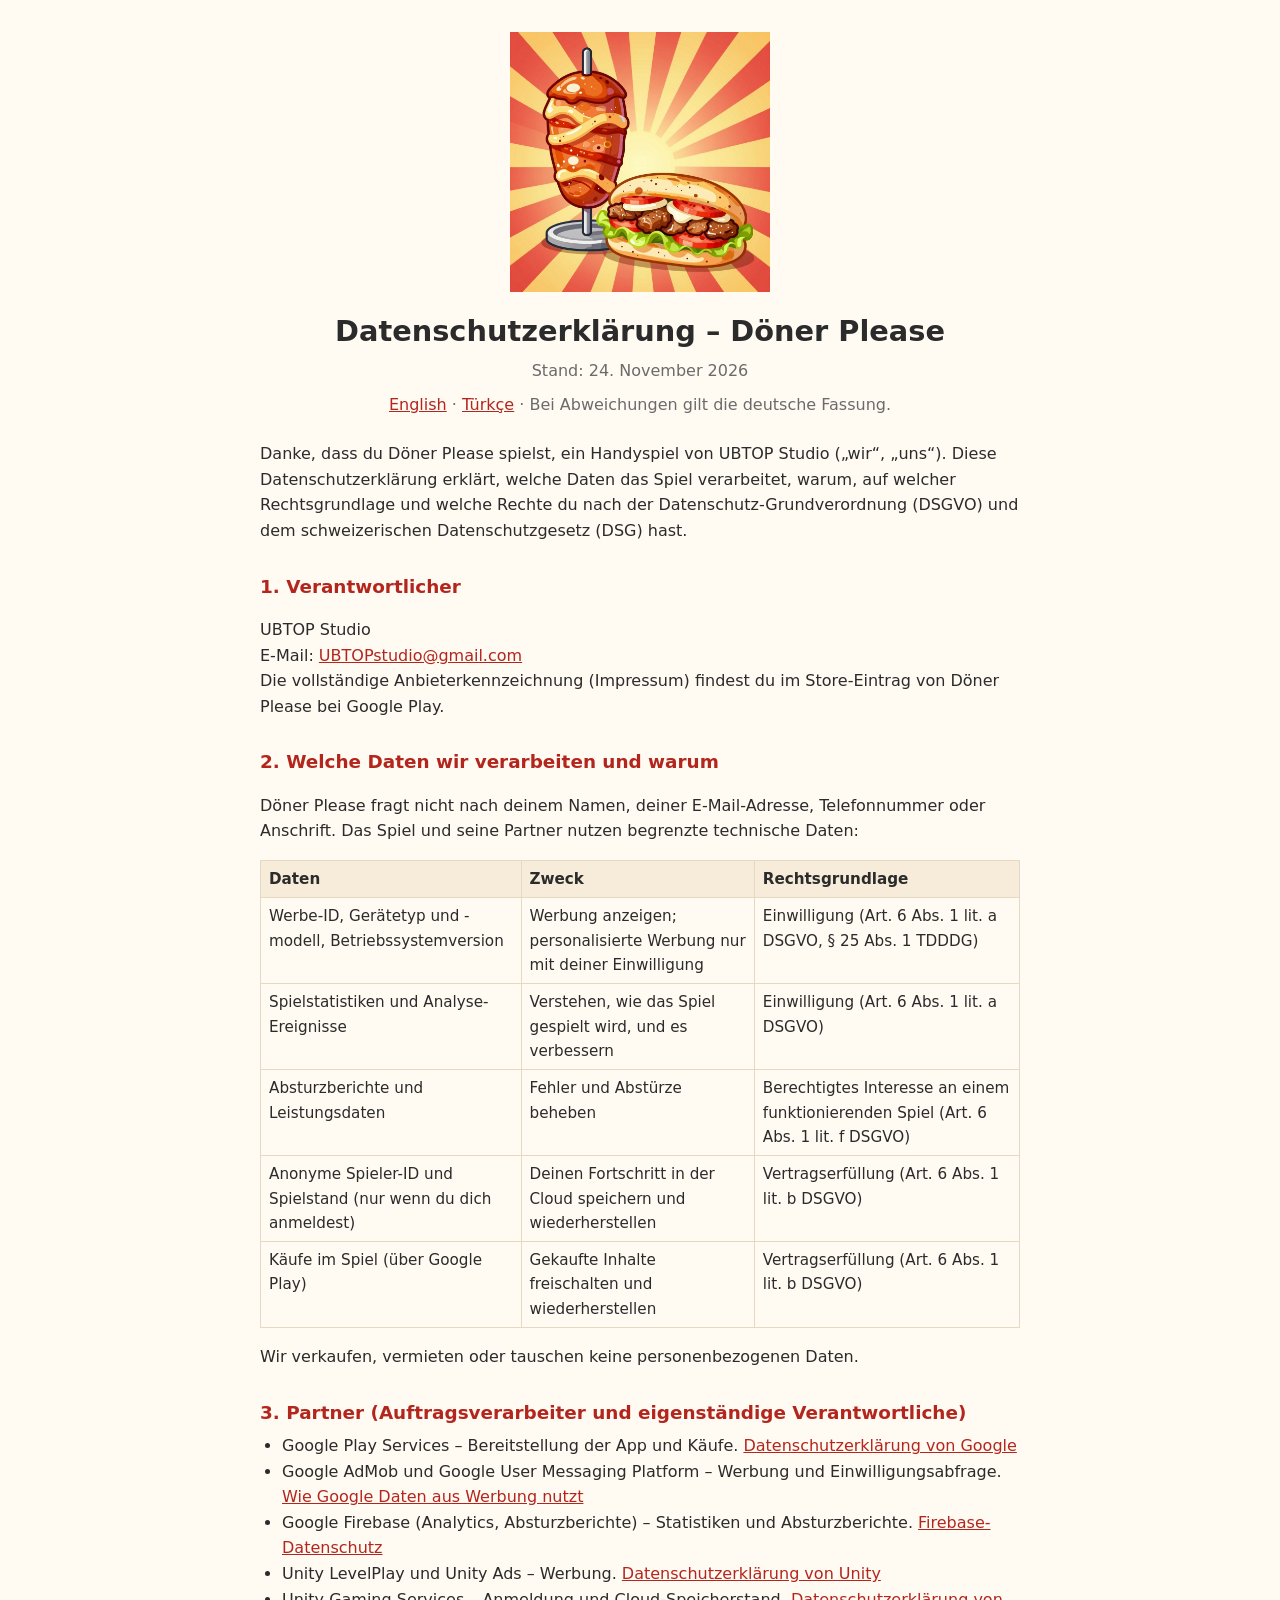
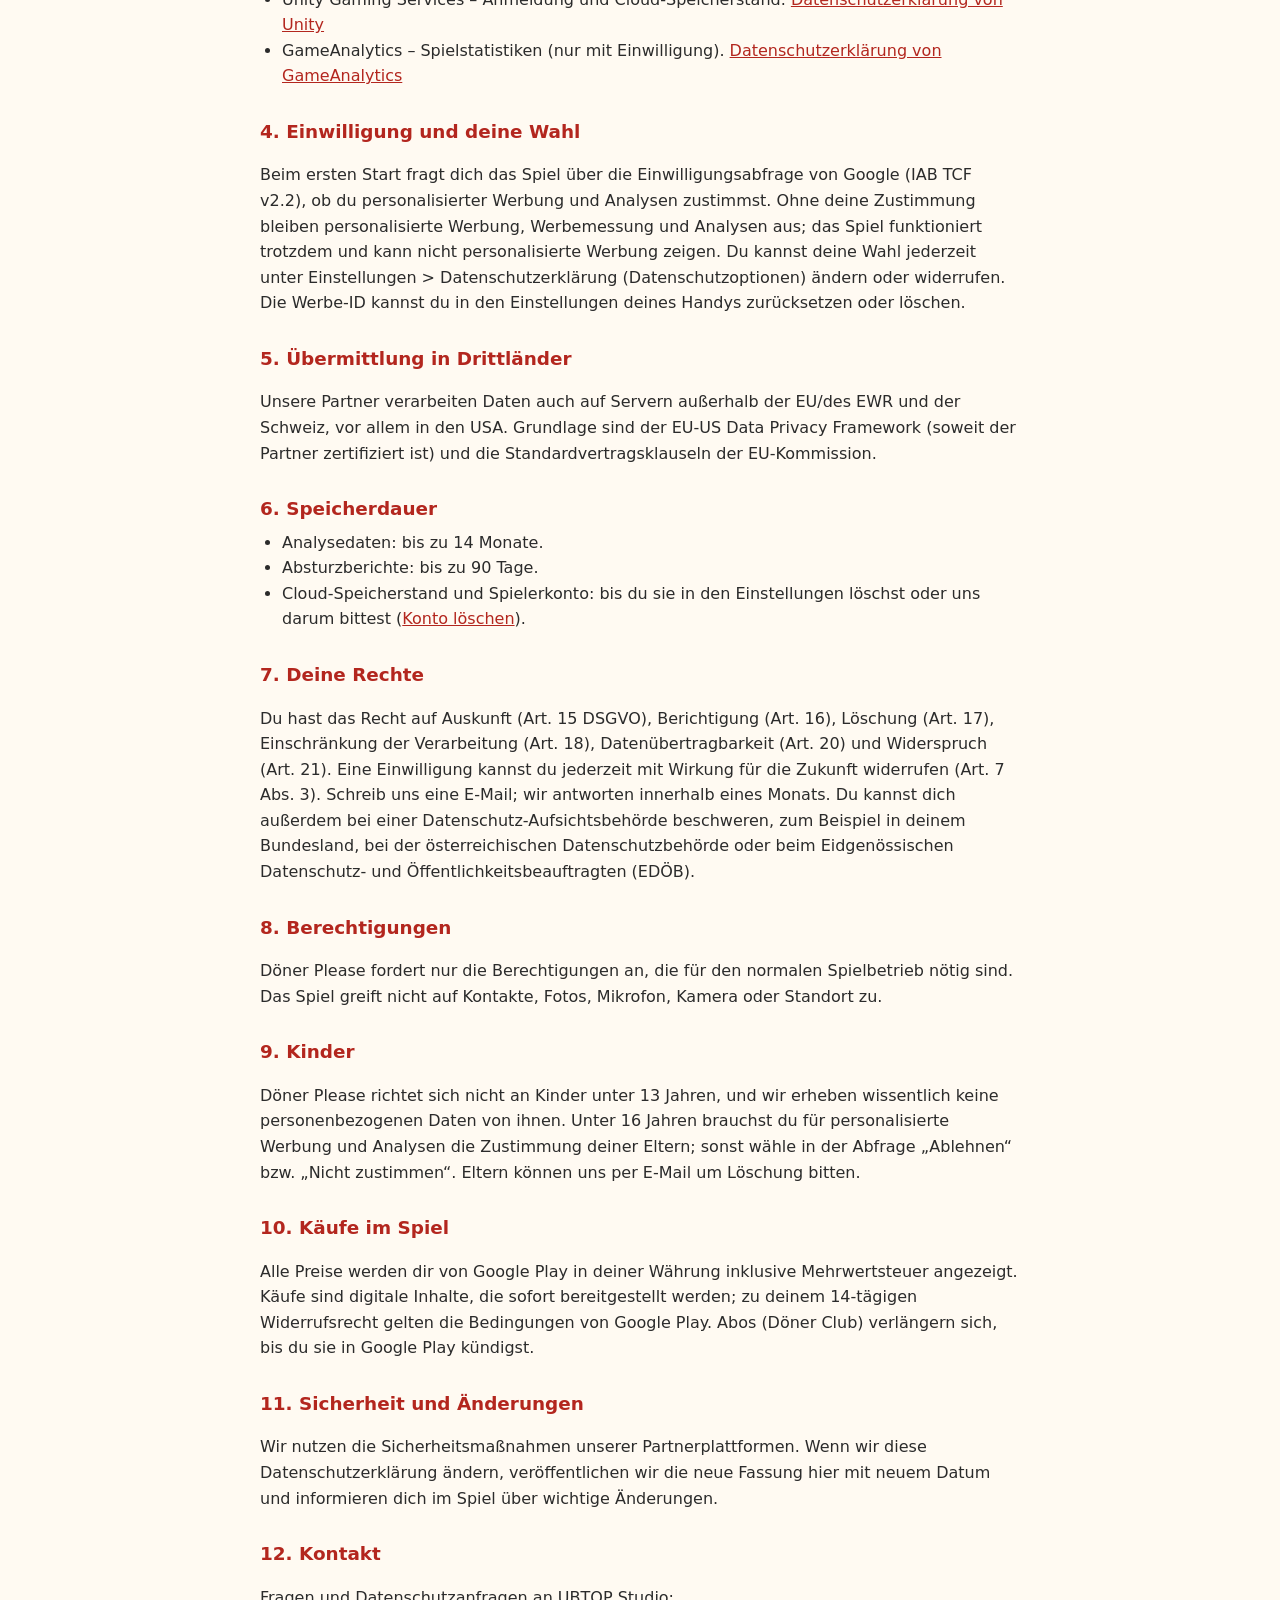
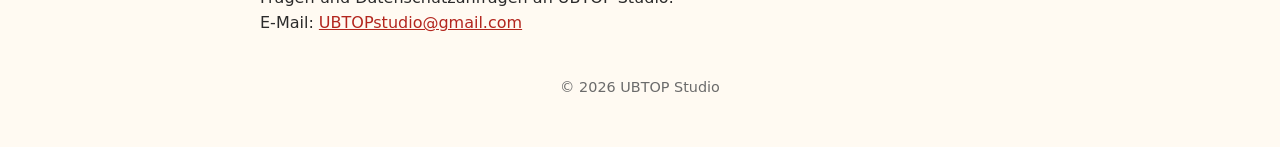
<file: index.html>
<!doctype html>
<html lang="de">
<head>
<meta charset="utf-8">
<meta name="viewport" content="width=device-width, initial-scale=1">
<title>Datenschutzerklärung – Döner Please</title>
<link rel="stylesheet" href="style.css">
</head>
<body>
<main>
<img class="logo" src="logo.png" alt="Döner Please Logo">
<h1>Datenschutzerklärung – Döner Please</h1>
<p class="updated">Stand: 24. November 2026</p>
<p class="lang"><a href="en/">English</a> · <a href="tr/">Türkçe</a> · Bei Abweichungen gilt die deutsche Fassung.</p>

<p>Danke, dass du Döner Please spielst, ein Handyspiel von UBTOP Studio („wir“, „uns“). Diese Datenschutzerklärung erklärt, welche Daten das Spiel verarbeitet, warum, auf welcher Rechtsgrundlage und welche Rechte du nach der Datenschutz-Grundverordnung (DSGVO) und dem schweizerischen Datenschutzgesetz (DSG) hast.</p>

<h2>1. Verantwortlicher</h2>
<p>UBTOP Studio<br>E-Mail: <a href="mailto:UBTOPstudio@gmail.com">UBTOPstudio@gmail.com</a><br>Die vollständige Anbieterkennzeichnung (Impressum) findest du im Store-Eintrag von Döner Please bei Google Play.</p>

<h2>2. Welche Daten wir verarbeiten und warum</h2>
<p>Döner Please fragt nicht nach deinem Namen, deiner E-Mail-Adresse, Telefonnummer oder Anschrift. Das Spiel und seine Partner nutzen begrenzte technische Daten:</p>
<table>
  <tr><th>Daten</th><th>Zweck</th><th>Rechtsgrundlage</th></tr>
  <tr><td>Werbe-ID, Gerätetyp und -modell, Betriebssystemversion</td><td>Werbung anzeigen; personalisierte Werbung nur mit deiner Einwilligung</td><td>Einwilligung (Art. 6 Abs. 1 lit. a DSGVO, § 25 Abs. 1 TDDDG)</td></tr>
  <tr><td>Spielstatistiken und Analyse-Ereignisse</td><td>Verstehen, wie das Spiel gespielt wird, und es verbessern</td><td>Einwilligung (Art. 6 Abs. 1 lit. a DSGVO)</td></tr>
  <tr><td>Absturzberichte und Leistungsdaten</td><td>Fehler und Abstürze beheben</td><td>Berechtigtes Interesse an einem funktionierenden Spiel (Art. 6 Abs. 1 lit. f DSGVO)</td></tr>
  <tr><td>Anonyme Spieler-ID und Spielstand (nur wenn du dich anmeldest)</td><td>Deinen Fortschritt in der Cloud speichern und wiederherstellen</td><td>Vertragserfüllung (Art. 6 Abs. 1 lit. b DSGVO)</td></tr>
  <tr><td>Käufe im Spiel (über Google Play)</td><td>Gekaufte Inhalte freischalten und wiederherstellen</td><td>Vertragserfüllung (Art. 6 Abs. 1 lit. b DSGVO)</td></tr>
</table>
<p>Wir verkaufen, vermieten oder tauschen keine personenbezogenen Daten.</p>

<h2>3. Partner (Auftragsverarbeiter und eigenständige Verantwortliche)</h2>
<ul>
  <li>Google Play Services – Bereitstellung der App und Käufe. <a href="https://policies.google.com/privacy">Datenschutzerklärung von Google</a></li>
  <li>Google AdMob und Google User Messaging Platform – Werbung und Einwilligungsabfrage. <a href="https://policies.google.com/technologies/ads">Wie Google Daten aus Werbung nutzt</a></li>
  <li>Google Firebase (Analytics, Absturzberichte) – Statistiken und Absturzberichte. <a href="https://firebase.google.com/support/privacy">Firebase-Datenschutz</a></li>
  <li>Unity LevelPlay und Unity Ads – Werbung. <a href="https://unity.com/legal/privacy-policy">Datenschutzerklärung von Unity</a></li>
  <li>Unity Gaming Services – Anmeldung und Cloud-Speicherstand. <a href="https://unity.com/legal/privacy-policy">Datenschutzerklärung von Unity</a></li>
  <li>GameAnalytics – Spielstatistiken (nur mit Einwilligung). <a href="https://gameanalytics.com/privacy">Datenschutzerklärung von GameAnalytics</a></li>
</ul>

<h2>4. Einwilligung und deine Wahl</h2>
<p>Beim ersten Start fragt dich das Spiel über die Einwilligungsabfrage von Google (IAB TCF v2.2), ob du personalisierter Werbung und Analysen zustimmst. Ohne deine Zustimmung bleiben personalisierte Werbung, Werbemessung und Analysen aus; das Spiel funktioniert trotzdem und kann nicht personalisierte Werbung zeigen. Du kannst deine Wahl jederzeit unter Einstellungen &gt; Datenschutzerklärung (Datenschutzoptionen) ändern oder widerrufen. Die Werbe-ID kannst du in den Einstellungen deines Handys zurücksetzen oder löschen.</p>

<h2>5. Übermittlung in Drittländer</h2>
<p>Unsere Partner verarbeiten Daten auch auf Servern außerhalb der EU/des EWR und der Schweiz, vor allem in den USA. Grundlage sind der EU-US Data Privacy Framework (soweit der Partner zertifiziert ist) und die Standardvertragsklauseln der EU-Kommission.</p>

<h2>6. Speicherdauer</h2>
<ul>
  <li>Analysedaten: bis zu 14 Monate.</li>
  <li>Absturzberichte: bis zu 90 Tage.</li>
  <li>Cloud-Speicherstand und Spielerkonto: bis du sie in den Einstellungen löschst oder uns darum bittest (<a href="delete-account/">Konto löschen</a>).</li>
</ul>

<h2>7. Deine Rechte</h2>
<p>Du hast das Recht auf Auskunft (Art. 15 DSGVO), Berichtigung (Art. 16), Löschung (Art. 17), Einschränkung der Verarbeitung (Art. 18), Datenübertragbarkeit (Art. 20) und Widerspruch (Art. 21). Eine Einwilligung kannst du jederzeit mit Wirkung für die Zukunft widerrufen (Art. 7 Abs. 3). Schreib uns eine E-Mail; wir antworten innerhalb eines Monats. Du kannst dich außerdem bei einer Datenschutz-Aufsichtsbehörde beschweren, zum Beispiel in deinem Bundesland, bei der österreichischen Datenschutzbehörde oder beim Eidgenössischen Datenschutz- und Öffentlichkeitsbeauftragten (EDÖB).</p>

<h2>8. Berechtigungen</h2>
<p>Döner Please fordert nur die Berechtigungen an, die für den normalen Spielbetrieb nötig sind. Das Spiel greift nicht auf Kontakte, Fotos, Mikrofon, Kamera oder Standort zu.</p>

<h2>9. Kinder</h2>
<p>Döner Please richtet sich nicht an Kinder unter 13 Jahren, und wir erheben wissentlich keine personenbezogenen Daten von ihnen. Unter 16 Jahren brauchst du für personalisierte Werbung und Analysen die Zustimmung deiner Eltern; sonst wähle in der Abfrage „Ablehnen“ bzw. „Nicht zustimmen“. Eltern können uns per E-Mail um Löschung bitten.</p>

<h2>10. Käufe im Spiel</h2>
<p>Alle Preise werden dir von Google Play in deiner Währung inklusive Mehrwertsteuer angezeigt. Käufe sind digitale Inhalte, die sofort bereitgestellt werden; zu deinem 14-tägigen Widerrufsrecht gelten die Bedingungen von Google Play. Abos (Döner Club) verlängern sich, bis du sie in Google Play kündigst.</p>

<h2>11. Sicherheit und Änderungen</h2>
<p>Wir nutzen die Sicherheitsmaßnahmen unserer Partnerplattformen. Wenn wir diese Datenschutzerklärung ändern, veröffentlichen wir die neue Fassung hier mit neuem Datum und informieren dich im Spiel über wichtige Änderungen.</p>

<h2>12. Kontakt</h2>
<p>Fragen und Datenschutzanfragen an UBTOP Studio:<br>E-Mail: <a href="mailto:UBTOPstudio@gmail.com">UBTOPstudio@gmail.com</a></p>

<footer>© 2026 UBTOP Studio</footer>
</main>
</body>
</html>
</file>
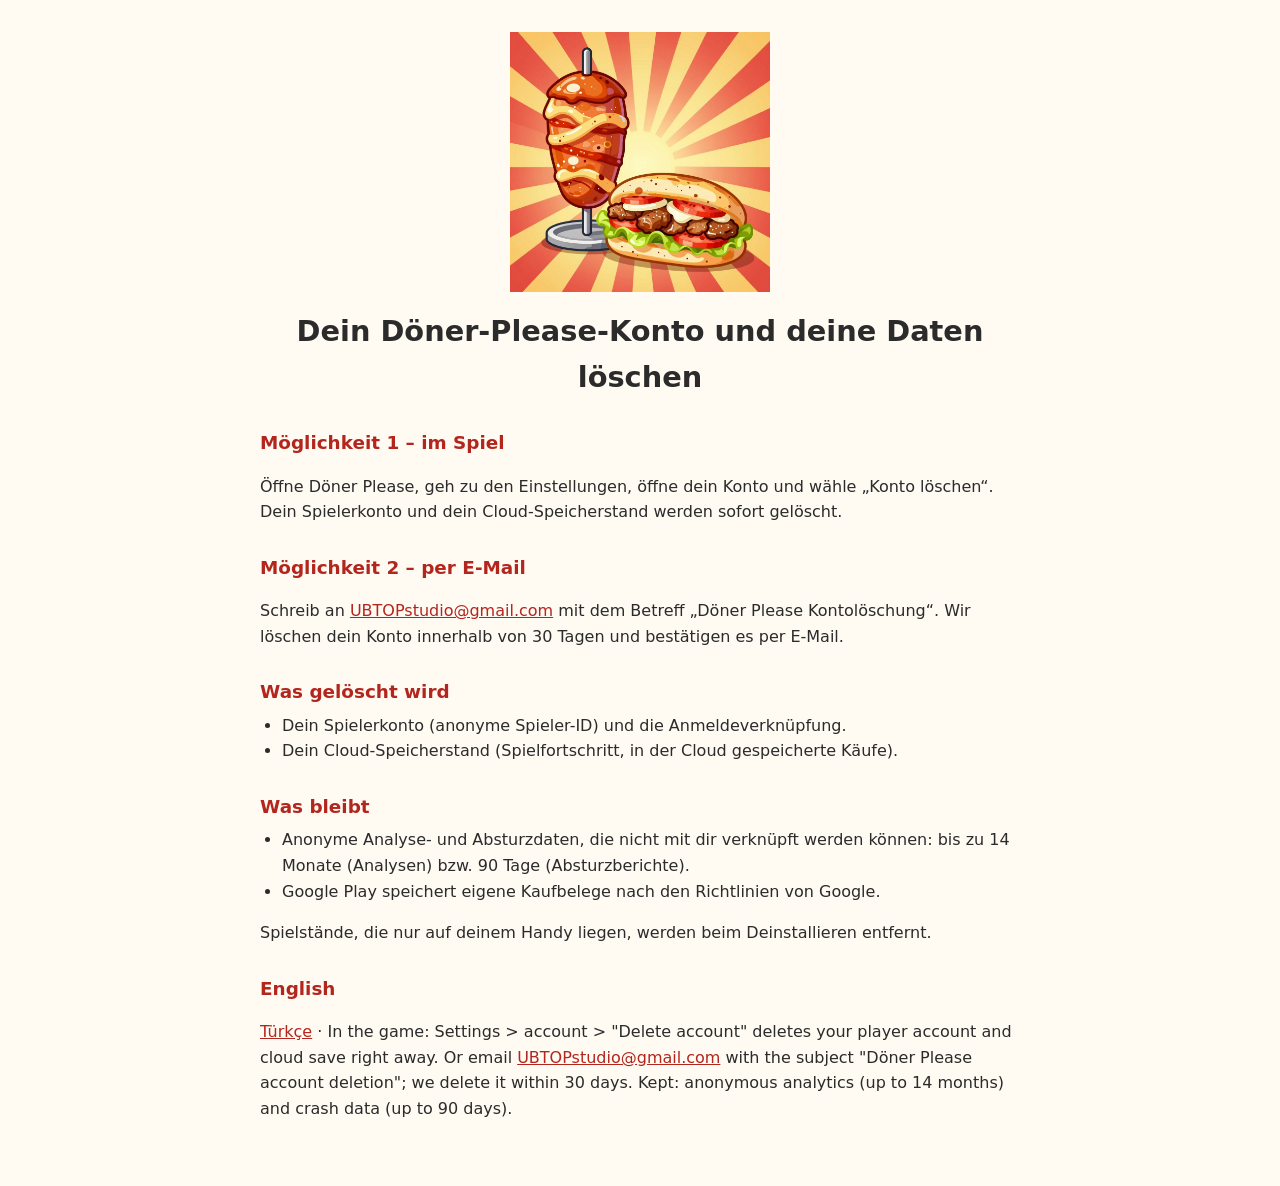
<file: delete-account/index.html>
<!doctype html>
<html lang="de">
<head>
<meta charset="utf-8">
<meta name="viewport" content="width=device-width, initial-scale=1">
<title>Konto löschen – Döner Please</title>
<link rel="stylesheet" href="../style.css">
</head>
<body>
<main>
<img class="logo" src="../logo.png" alt="Döner Please Logo">
<h1>Dein Döner-Please-Konto und deine Daten löschen</h1>

<h2>Möglichkeit 1 – im Spiel</h2>
<p>Öffne Döner Please, geh zu den Einstellungen, öffne dein Konto und wähle „Konto löschen“. Dein Spielerkonto und dein Cloud-Speicherstand werden sofort gelöscht.</p>

<h2>Möglichkeit 2 – per E-Mail</h2>
<p>Schreib an <a href="mailto:UBTOPstudio@gmail.com?subject=D%C3%B6ner%20Please%20Kontol%C3%B6schung">UBTOPstudio@gmail.com</a> mit dem Betreff „Döner Please Kontolöschung“. Wir löschen dein Konto innerhalb von 30 Tagen und bestätigen es per E-Mail.</p>

<h2>Was gelöscht wird</h2>
<ul>
  <li>Dein Spielerkonto (anonyme Spieler-ID) und die Anmeldeverknüpfung.</li>
  <li>Dein Cloud-Speicherstand (Spielfortschritt, in der Cloud gespeicherte Käufe).</li>
</ul>
<h2>Was bleibt</h2>
<ul>
  <li>Anonyme Analyse- und Absturzdaten, die nicht mit dir verknüpft werden können: bis zu 14 Monate (Analysen) bzw. 90 Tage (Absturzberichte).</li>
  <li>Google Play speichert eigene Kaufbelege nach den Richtlinien von Google.</li>
</ul>
<p>Spielstände, die nur auf deinem Handy liegen, werden beim Deinstallieren entfernt.</p>

<h2>English</h2>
<p><a href="../tr/delete-account/">Türkçe</a> · In the game: Settings &gt; account &gt; "Delete account" deletes your player account and cloud save right away. Or email <a href="mailto:UBTOPstudio@gmail.com">UBTOPstudio@gmail.com</a> with the subject "Döner Please account deletion"; we delete it within 30 days. Kept: anonymous analytics (up to 14 months) and crash data (up to 90 days).</p>
</main>
</body>
</html>
</file>
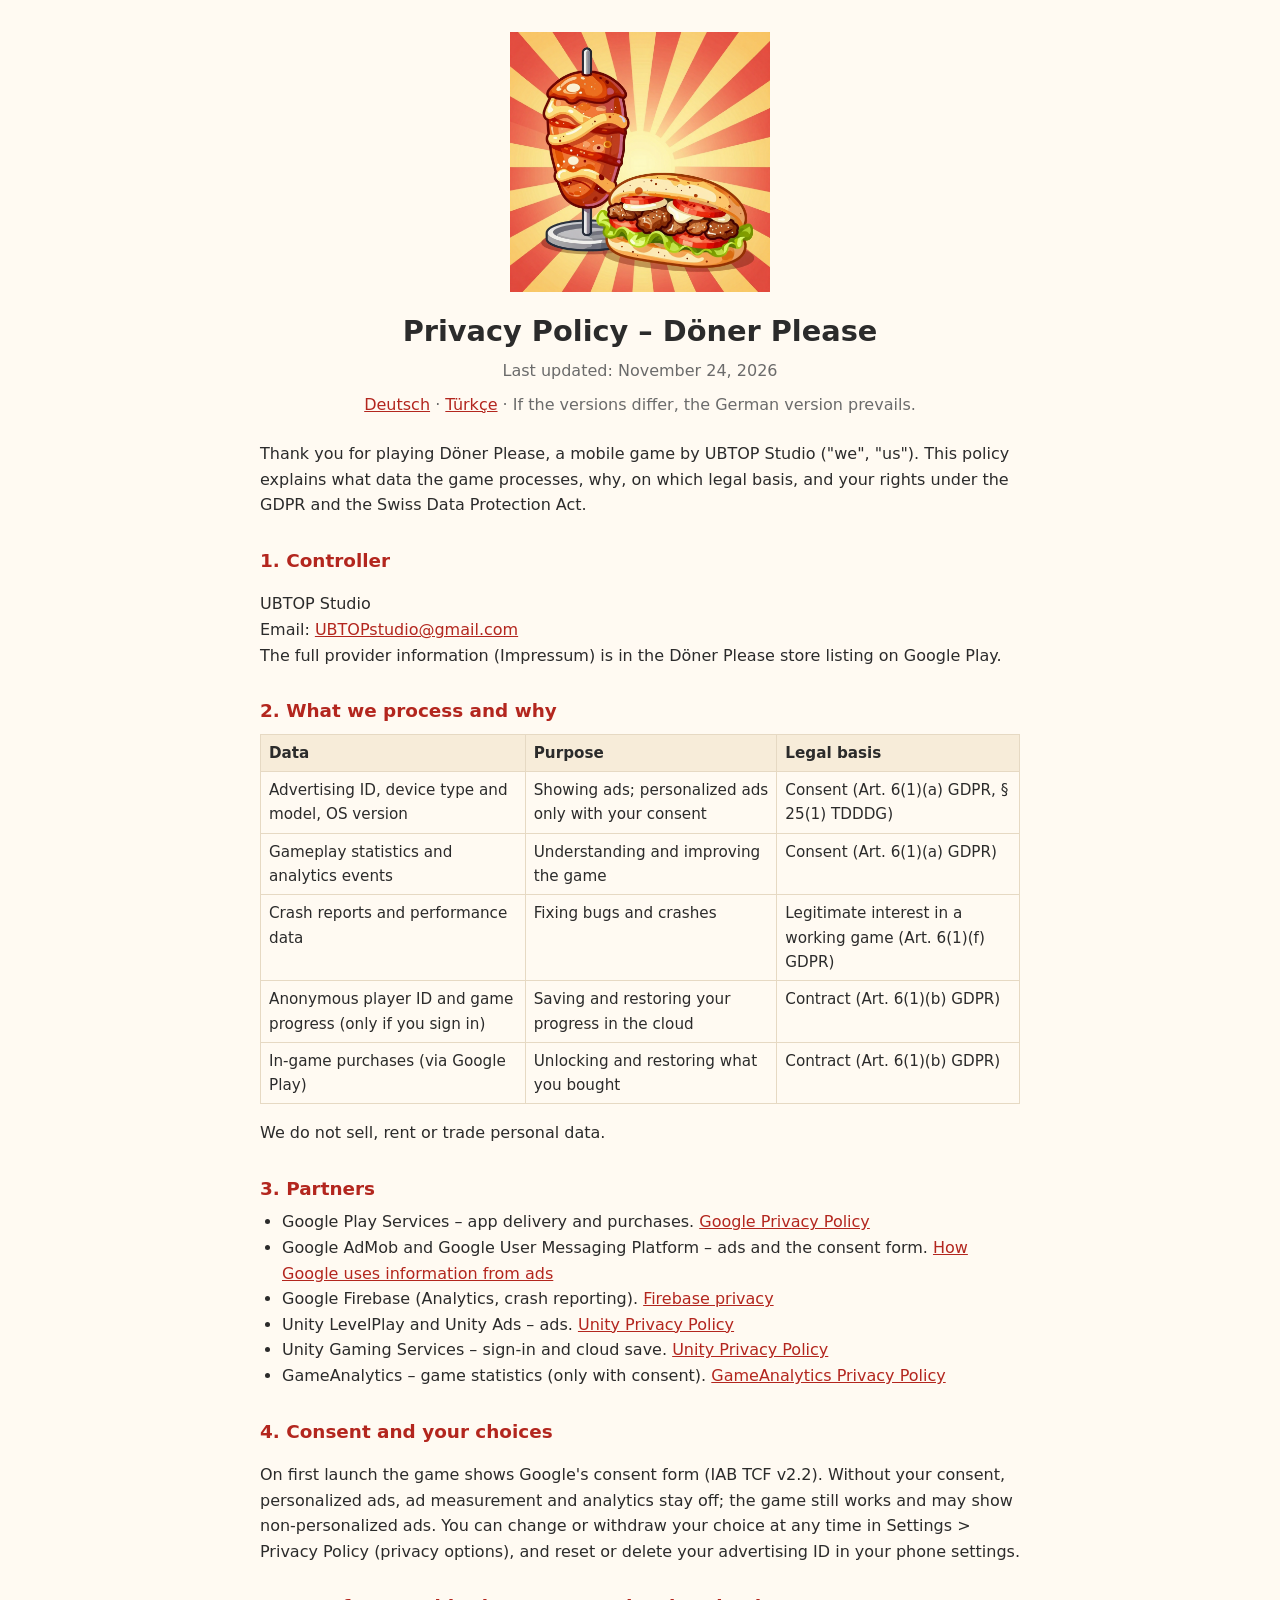
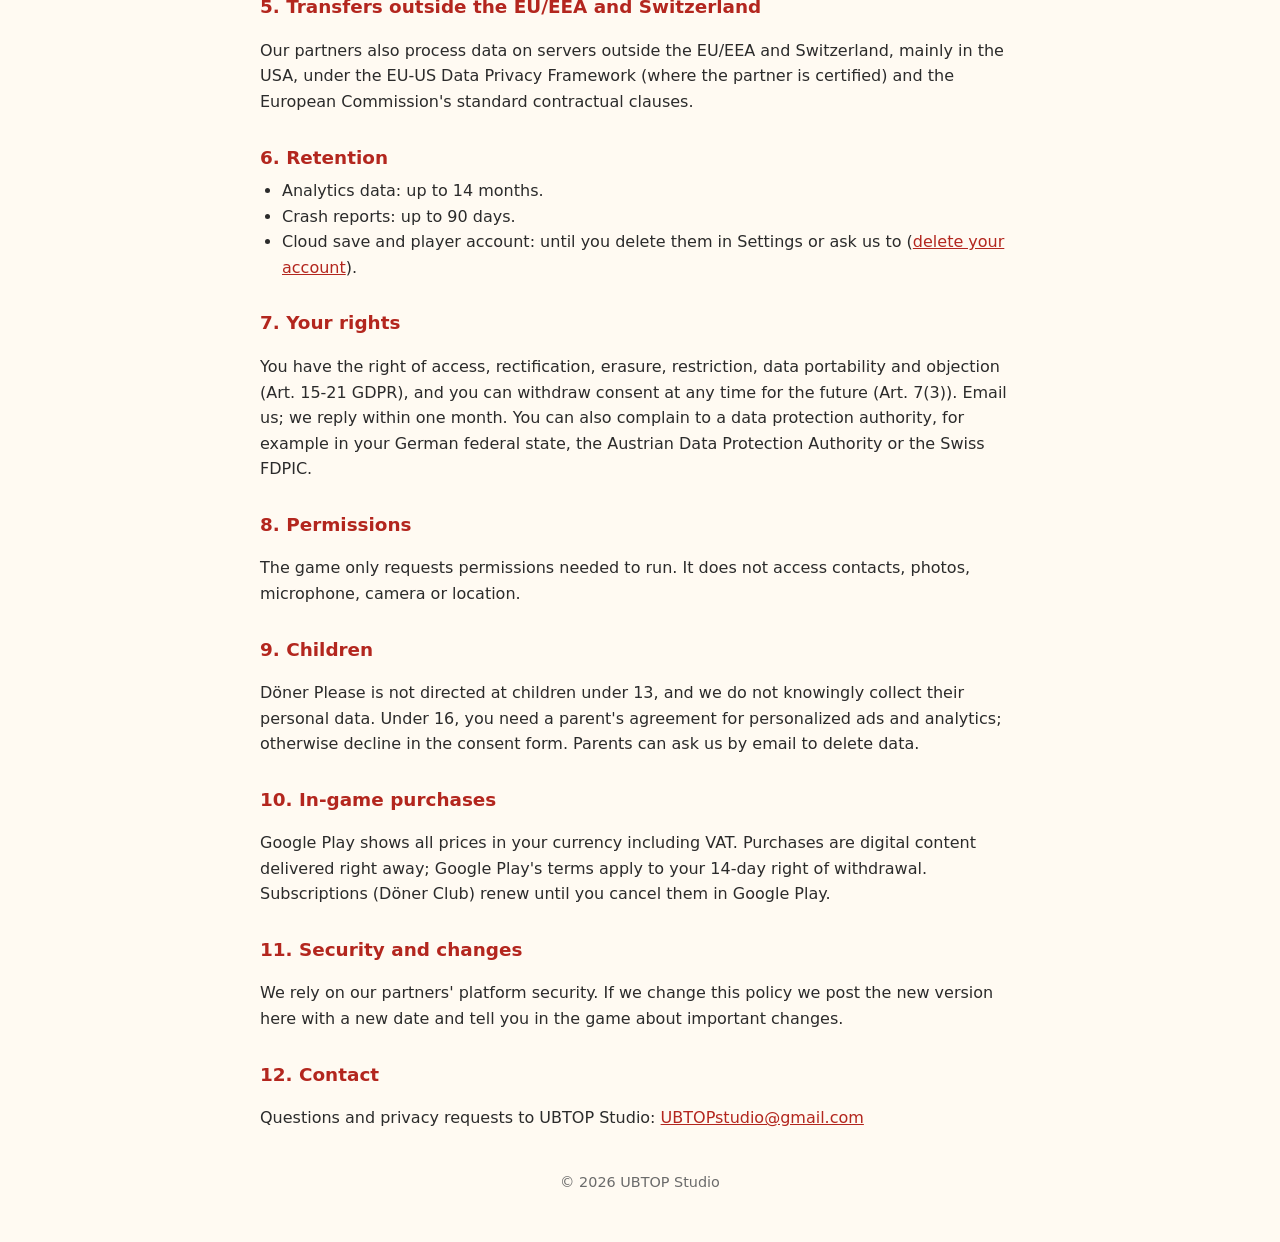
<file: en/index.html>
<!doctype html>
<html lang="en">
<head>
<meta charset="utf-8">
<meta name="viewport" content="width=device-width, initial-scale=1">
<title>Privacy Policy – Döner Please</title>
<link rel="stylesheet" href="../style.css">
</head>
<body>
<main>
<img class="logo" src="../logo.png" alt="Döner Please logo">
<h1>Privacy Policy – Döner Please</h1>
<p class="updated">Last updated: November 24, 2026</p>
<p class="lang"><a href="../">Deutsch</a> · <a href="../tr/">Türkçe</a> · If the versions differ, the German version prevails.</p>

<p>Thank you for playing Döner Please, a mobile game by UBTOP Studio ("we", "us"). This policy explains what data the game processes, why, on which legal basis, and your rights under the GDPR and the Swiss Data Protection Act.</p>

<h2>1. Controller</h2>
<p>UBTOP Studio<br>Email: <a href="mailto:UBTOPstudio@gmail.com">UBTOPstudio@gmail.com</a><br>The full provider information (Impressum) is in the Döner Please store listing on Google Play.</p>

<h2>2. What we process and why</h2>
<table>
  <tr><th>Data</th><th>Purpose</th><th>Legal basis</th></tr>
  <tr><td>Advertising ID, device type and model, OS version</td><td>Showing ads; personalized ads only with your consent</td><td>Consent (Art. 6(1)(a) GDPR, § 25(1) TDDDG)</td></tr>
  <tr><td>Gameplay statistics and analytics events</td><td>Understanding and improving the game</td><td>Consent (Art. 6(1)(a) GDPR)</td></tr>
  <tr><td>Crash reports and performance data</td><td>Fixing bugs and crashes</td><td>Legitimate interest in a working game (Art. 6(1)(f) GDPR)</td></tr>
  <tr><td>Anonymous player ID and game progress (only if you sign in)</td><td>Saving and restoring your progress in the cloud</td><td>Contract (Art. 6(1)(b) GDPR)</td></tr>
  <tr><td>In-game purchases (via Google Play)</td><td>Unlocking and restoring what you bought</td><td>Contract (Art. 6(1)(b) GDPR)</td></tr>
</table>
<p>We do not sell, rent or trade personal data.</p>

<h2>3. Partners</h2>
<ul>
  <li>Google Play Services – app delivery and purchases. <a href="https://policies.google.com/privacy">Google Privacy Policy</a></li>
  <li>Google AdMob and Google User Messaging Platform – ads and the consent form. <a href="https://policies.google.com/technologies/ads">How Google uses information from ads</a></li>
  <li>Google Firebase (Analytics, crash reporting). <a href="https://firebase.google.com/support/privacy">Firebase privacy</a></li>
  <li>Unity LevelPlay and Unity Ads – ads. <a href="https://unity.com/legal/privacy-policy">Unity Privacy Policy</a></li>
  <li>Unity Gaming Services – sign-in and cloud save. <a href="https://unity.com/legal/privacy-policy">Unity Privacy Policy</a></li>
  <li>GameAnalytics – game statistics (only with consent). <a href="https://gameanalytics.com/privacy">GameAnalytics Privacy Policy</a></li>
</ul>

<h2>4. Consent and your choices</h2>
<p>On first launch the game shows Google's consent form (IAB TCF v2.2). Without your consent, personalized ads, ad measurement and analytics stay off; the game still works and may show non-personalized ads. You can change or withdraw your choice at any time in Settings &gt; Privacy Policy (privacy options), and reset or delete your advertising ID in your phone settings.</p>

<h2>5. Transfers outside the EU/EEA and Switzerland</h2>
<p>Our partners also process data on servers outside the EU/EEA and Switzerland, mainly in the USA, under the EU-US Data Privacy Framework (where the partner is certified) and the European Commission's standard contractual clauses.</p>

<h2>6. Retention</h2>
<ul>
  <li>Analytics data: up to 14 months.</li>
  <li>Crash reports: up to 90 days.</li>
  <li>Cloud save and player account: until you delete them in Settings or ask us to (<a href="../delete-account/">delete your account</a>).</li>
</ul>

<h2>7. Your rights</h2>
<p>You have the right of access, rectification, erasure, restriction, data portability and objection (Art. 15-21 GDPR), and you can withdraw consent at any time for the future (Art. 7(3)). Email us; we reply within one month. You can also complain to a data protection authority, for example in your German federal state, the Austrian Data Protection Authority or the Swiss FDPIC.</p>

<h2>8. Permissions</h2>
<p>The game only requests permissions needed to run. It does not access contacts, photos, microphone, camera or location.</p>

<h2>9. Children</h2>
<p>Döner Please is not directed at children under 13, and we do not knowingly collect their personal data. Under 16, you need a parent's agreement for personalized ads and analytics; otherwise decline in the consent form. Parents can ask us by email to delete data.</p>

<h2>10. In-game purchases</h2>
<p>Google Play shows all prices in your currency including VAT. Purchases are digital content delivered right away; Google Play's terms apply to your 14-day right of withdrawal. Subscriptions (Döner Club) renew until you cancel them in Google Play.</p>

<h2>11. Security and changes</h2>
<p>We rely on our partners' platform security. If we change this policy we post the new version here with a new date and tell you in the game about important changes.</p>

<h2>12. Contact</h2>
<p>Questions and privacy requests to UBTOP Studio: <a href="mailto:UBTOPstudio@gmail.com">UBTOPstudio@gmail.com</a></p>

<footer>© 2026 UBTOP Studio</footer>
</main>
</body>
</html>
</file>
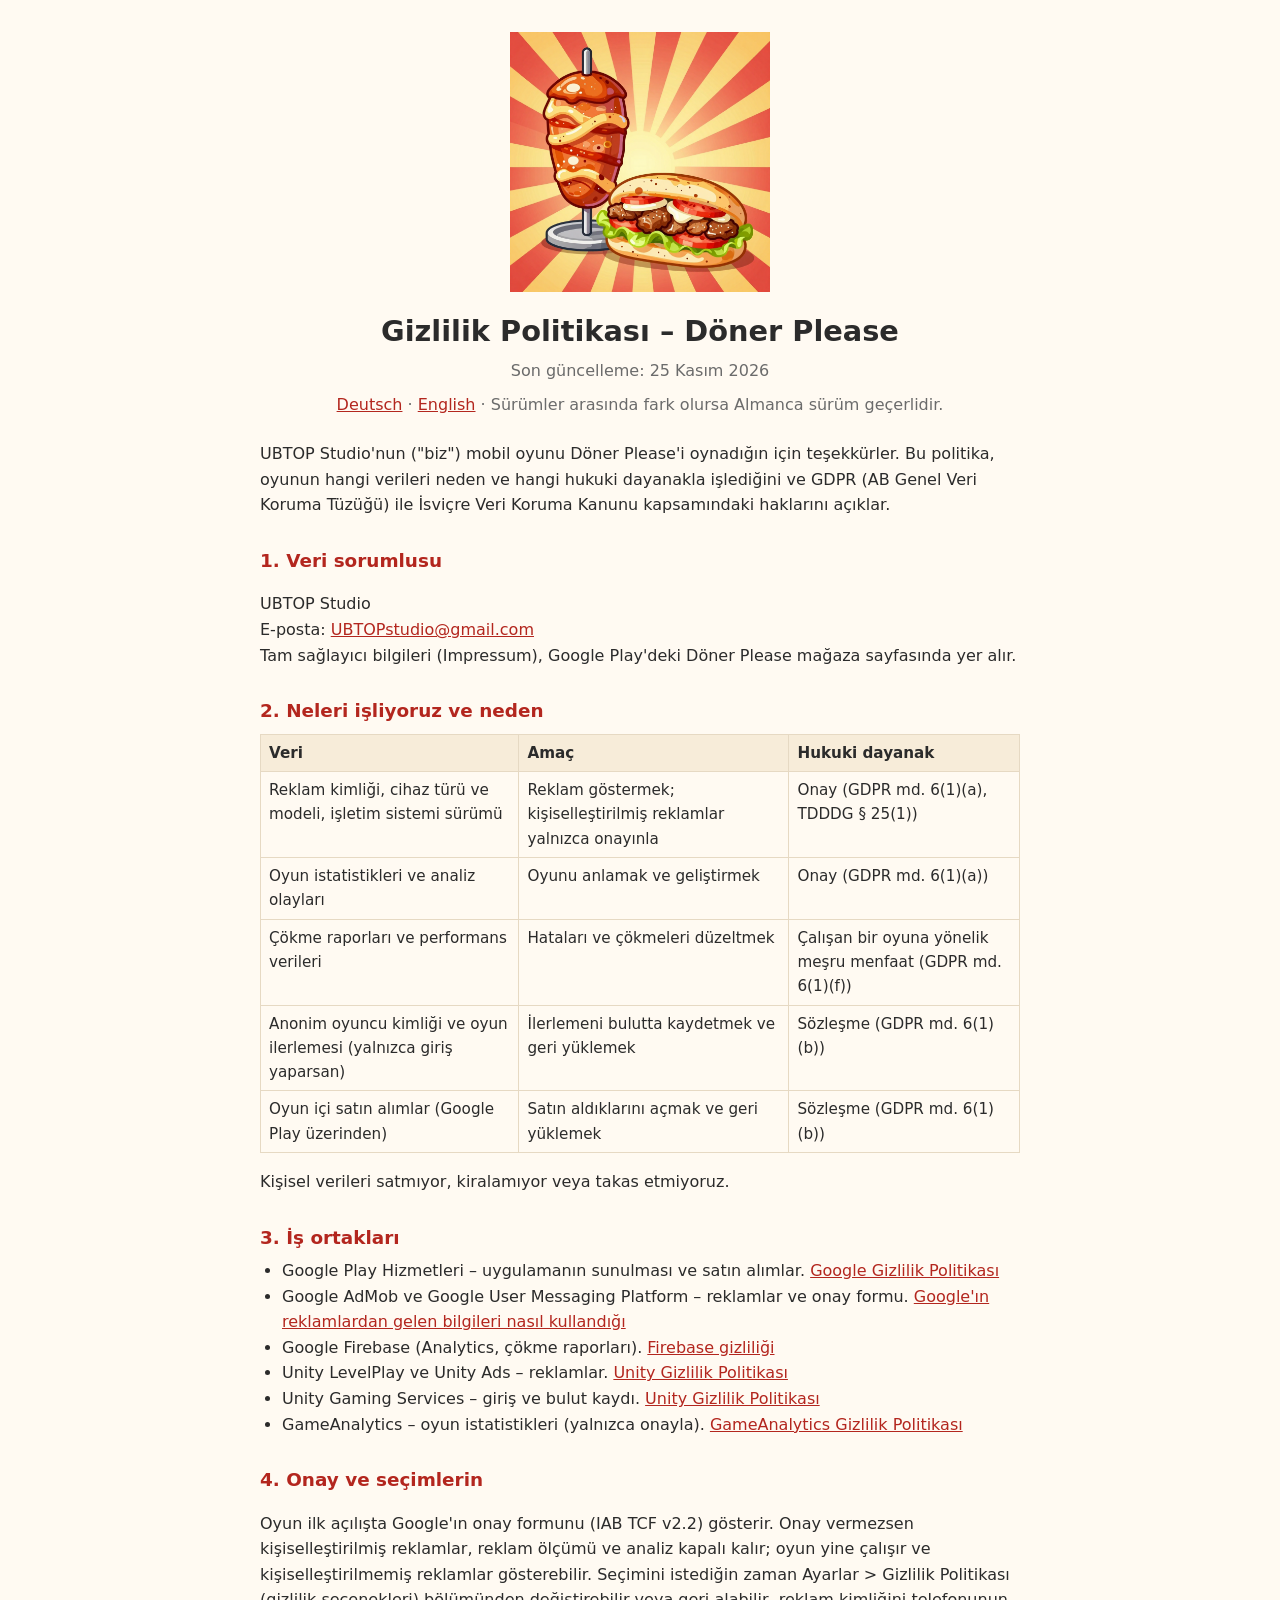
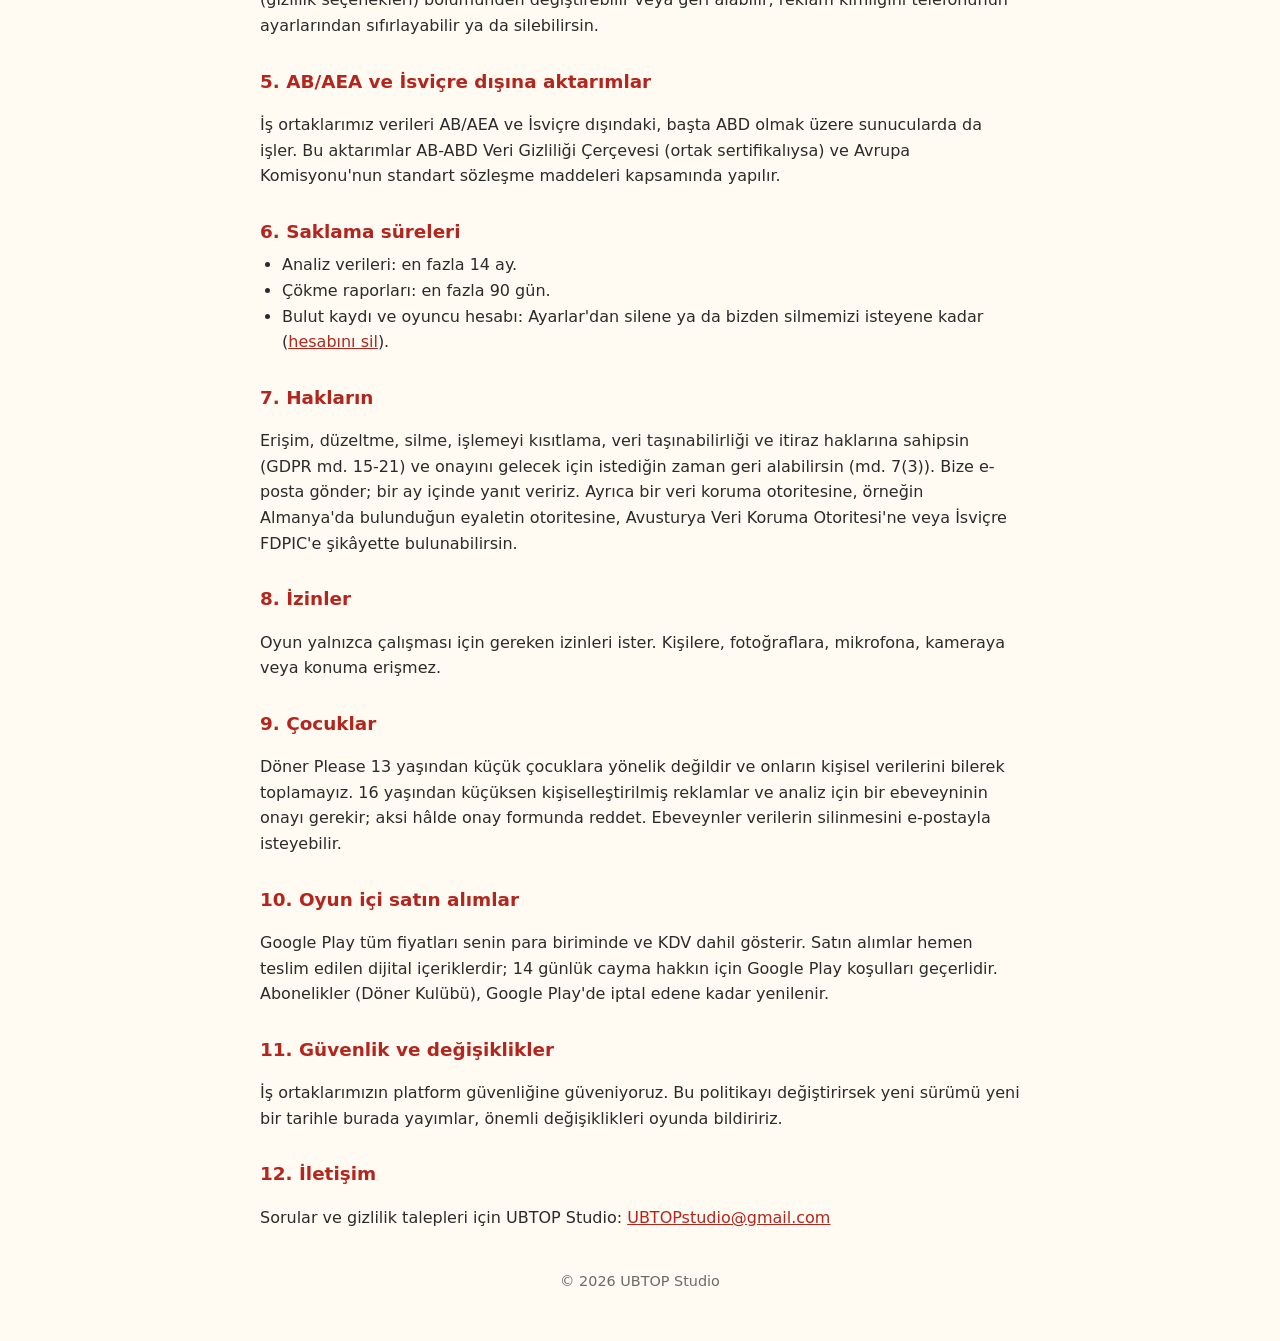
<file: tr/index.html>
<!doctype html>
<html lang="tr">
<head>
<meta charset="utf-8">
<meta name="viewport" content="width=device-width, initial-scale=1">
<title>Gizlilik Politikası – Döner Please</title>
<link rel="stylesheet" href="../style.css">
</head>
<body>
<main>
<img class="logo" src="../logo.png" alt="Döner Please logosu">
<h1>Gizlilik Politikası – Döner Please</h1>
<p class="updated">Son güncelleme: 25 Kasım 2026</p>
<p class="lang"><a href="../">Deutsch</a> · <a href="../en/">English</a> · Sürümler arasında fark olursa Almanca sürüm geçerlidir.</p>

<p>UBTOP Studio'nun ("biz") mobil oyunu Döner Please'i oynadığın için teşekkürler. Bu politika, oyunun hangi verileri neden ve hangi hukuki dayanakla işlediğini ve GDPR (AB Genel Veri Koruma Tüzüğü) ile İsviçre Veri Koruma Kanunu kapsamındaki haklarını açıklar.</p>

<h2>1. Veri sorumlusu</h2>
<p>UBTOP Studio<br>E-posta: <a href="mailto:UBTOPstudio@gmail.com">UBTOPstudio@gmail.com</a><br>Tam sağlayıcı bilgileri (Impressum), Google Play'deki Döner Please mağaza sayfasında yer alır.</p>

<h2>2. Neleri işliyoruz ve neden</h2>
<table>
  <tr><th>Veri</th><th>Amaç</th><th>Hukuki dayanak</th></tr>
  <tr><td>Reklam kimliği, cihaz türü ve modeli, işletim sistemi sürümü</td><td>Reklam göstermek; kişiselleştirilmiş reklamlar yalnızca onayınla</td><td>Onay (GDPR md. 6(1)(a), TDDDG § 25(1))</td></tr>
  <tr><td>Oyun istatistikleri ve analiz olayları</td><td>Oyunu anlamak ve geliştirmek</td><td>Onay (GDPR md. 6(1)(a))</td></tr>
  <tr><td>Çökme raporları ve performans verileri</td><td>Hataları ve çökmeleri düzeltmek</td><td>Çalışan bir oyuna yönelik meşru menfaat (GDPR md. 6(1)(f))</td></tr>
  <tr><td>Anonim oyuncu kimliği ve oyun ilerlemesi (yalnızca giriş yaparsan)</td><td>İlerlemeni bulutta kaydetmek ve geri yüklemek</td><td>Sözleşme (GDPR md. 6(1)(b))</td></tr>
  <tr><td>Oyun içi satın alımlar (Google Play üzerinden)</td><td>Satın aldıklarını açmak ve geri yüklemek</td><td>Sözleşme (GDPR md. 6(1)(b))</td></tr>
</table>
<p>Kişisel verileri satmıyor, kiralamıyor veya takas etmiyoruz.</p>

<h2>3. İş ortakları</h2>
<ul>
  <li>Google Play Hizmetleri – uygulamanın sunulması ve satın alımlar. <a href="https://policies.google.com/privacy">Google Gizlilik Politikası</a></li>
  <li>Google AdMob ve Google User Messaging Platform – reklamlar ve onay formu. <a href="https://policies.google.com/technologies/ads">Google'ın reklamlardan gelen bilgileri nasıl kullandığı</a></li>
  <li>Google Firebase (Analytics, çökme raporları). <a href="https://firebase.google.com/support/privacy">Firebase gizliliği</a></li>
  <li>Unity LevelPlay ve Unity Ads – reklamlar. <a href="https://unity.com/legal/privacy-policy">Unity Gizlilik Politikası</a></li>
  <li>Unity Gaming Services – giriş ve bulut kaydı. <a href="https://unity.com/legal/privacy-policy">Unity Gizlilik Politikası</a></li>
  <li>GameAnalytics – oyun istatistikleri (yalnızca onayla). <a href="https://gameanalytics.com/privacy">GameAnalytics Gizlilik Politikası</a></li>
</ul>

<h2>4. Onay ve seçimlerin</h2>
<p>Oyun ilk açılışta Google'ın onay formunu (IAB TCF v2.2) gösterir. Onay vermezsen kişiselleştirilmiş reklamlar, reklam ölçümü ve analiz kapalı kalır; oyun yine çalışır ve kişiselleştirilmemiş reklamlar gösterebilir. Seçimini istediğin zaman Ayarlar &gt; Gizlilik Politikası (gizlilik seçenekleri) bölümünden değiştirebilir veya geri alabilir, reklam kimliğini telefonunun ayarlarından sıfırlayabilir ya da silebilirsin.</p>

<h2>5. AB/AEA ve İsviçre dışına aktarımlar</h2>
<p>İş ortaklarımız verileri AB/AEA ve İsviçre dışındaki, başta ABD olmak üzere sunucularda da işler. Bu aktarımlar AB-ABD Veri Gizliliği Çerçevesi (ortak sertifikalıysa) ve Avrupa Komisyonu'nun standart sözleşme maddeleri kapsamında yapılır.</p>

<h2>6. Saklama süreleri</h2>
<ul>
  <li>Analiz verileri: en fazla 14 ay.</li>
  <li>Çökme raporları: en fazla 90 gün.</li>
  <li>Bulut kaydı ve oyuncu hesabı: Ayarlar'dan silene ya da bizden silmemizi isteyene kadar (<a href="delete-account/">hesabını sil</a>).</li>
</ul>

<h2>7. Hakların</h2>
<p>Erişim, düzeltme, silme, işlemeyi kısıtlama, veri taşınabilirliği ve itiraz haklarına sahipsin (GDPR md. 15-21) ve onayını gelecek için istediğin zaman geri alabilirsin (md. 7(3)). Bize e-posta gönder; bir ay içinde yanıt veririz. Ayrıca bir veri koruma otoritesine, örneğin Almanya'da bulunduğun eyaletin otoritesine, Avusturya Veri Koruma Otoritesi'ne veya İsviçre FDPIC'e şikâyette bulunabilirsin.</p>

<h2>8. İzinler</h2>
<p>Oyun yalnızca çalışması için gereken izinleri ister. Kişilere, fotoğraflara, mikrofona, kameraya veya konuma erişmez.</p>

<h2>9. Çocuklar</h2>
<p>Döner Please 13 yaşından küçük çocuklara yönelik değildir ve onların kişisel verilerini bilerek toplamayız. 16 yaşından küçüksen kişiselleştirilmiş reklamlar ve analiz için bir ebeveyninin onayı gerekir; aksi hâlde onay formunda reddet. Ebeveynler verilerin silinmesini e-postayla isteyebilir.</p>

<h2>10. Oyun içi satın alımlar</h2>
<p>Google Play tüm fiyatları senin para biriminde ve KDV dahil gösterir. Satın alımlar hemen teslim edilen dijital içeriklerdir; 14 günlük cayma hakkın için Google Play koşulları geçerlidir. Abonelikler (Döner Kulübü), Google Play'de iptal edene kadar yenilenir.</p>

<h2>11. Güvenlik ve değişiklikler</h2>
<p>İş ortaklarımızın platform güvenliğine güveniyoruz. Bu politikayı değiştirirsek yeni sürümü yeni bir tarihle burada yayımlar, önemli değişiklikleri oyunda bildiririz.</p>

<h2>12. İletişim</h2>
<p>Sorular ve gizlilik talepleri için UBTOP Studio: <a href="mailto:UBTOPstudio@gmail.com">UBTOPstudio@gmail.com</a></p>

<footer>© 2026 UBTOP Studio</footer>
</main>
</body>
</html>
</file>
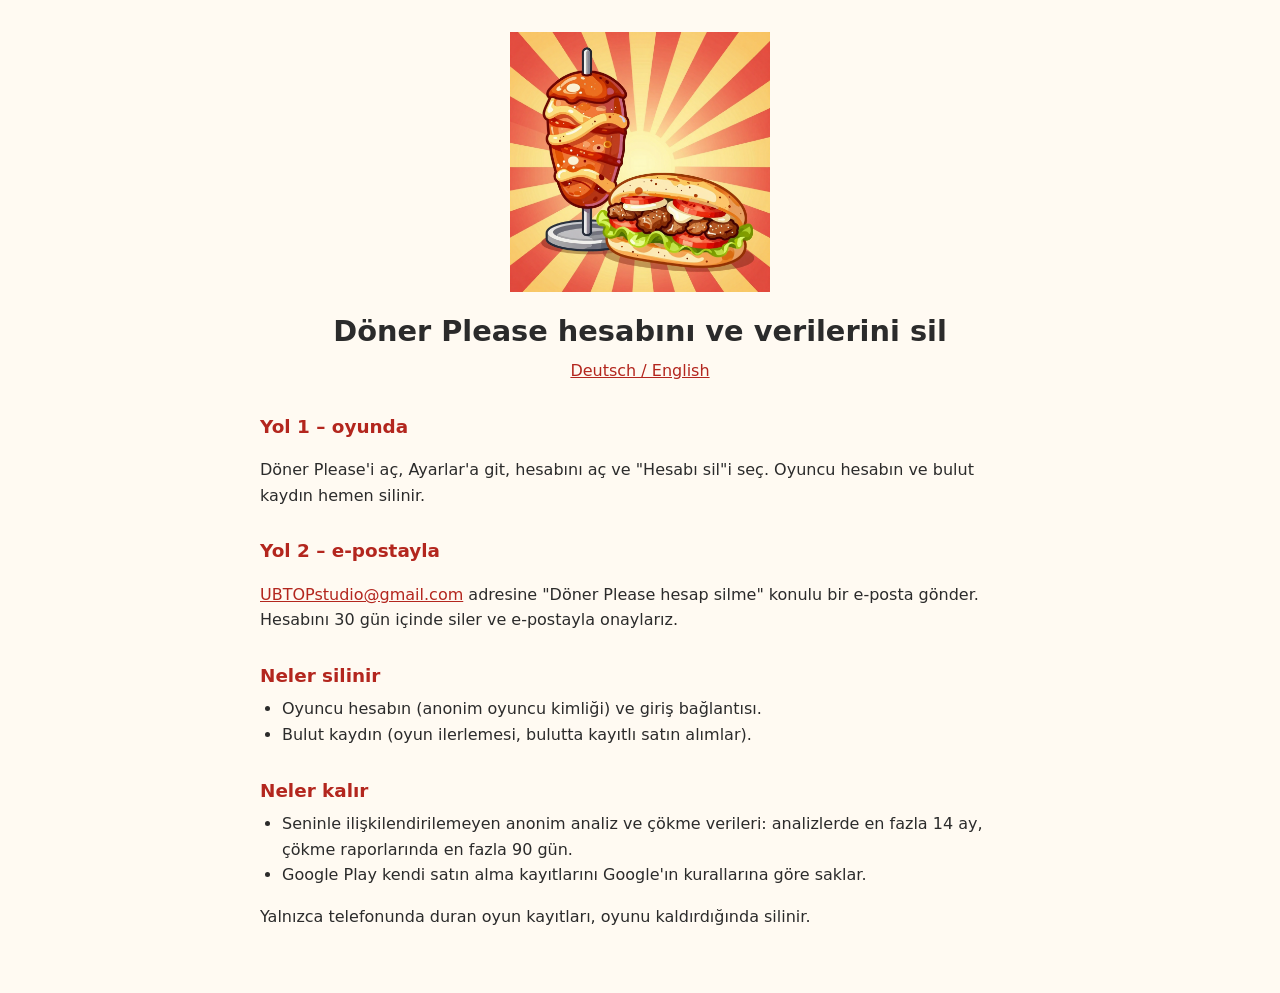
<file: tr/delete-account/index.html>
<!doctype html>
<html lang="tr">
<head>
<meta charset="utf-8">
<meta name="viewport" content="width=device-width, initial-scale=1">
<title>Hesabı Sil – Döner Please</title>
<link rel="stylesheet" href="../../style.css">
</head>
<body>
<main>
<img class="logo" src="../../logo.png" alt="Döner Please logosu">
<h1>Döner Please hesabını ve verilerini sil</h1>
<p class="lang"><a href="../../delete-account/">Deutsch / English</a></p>

<h2>Yol 1 – oyunda</h2>
<p>Döner Please'i aç, Ayarlar'a git, hesabını aç ve "Hesabı sil"i seç. Oyuncu hesabın ve bulut kaydın hemen silinir.</p>

<h2>Yol 2 – e-postayla</h2>
<p><a href="mailto:UBTOPstudio@gmail.com?subject=D%C3%B6ner%20Please%20hesap%20silme">UBTOPstudio@gmail.com</a> adresine "Döner Please hesap silme" konulu bir e-posta gönder. Hesabını 30 gün içinde siler ve e-postayla onaylarız.</p>

<h2>Neler silinir</h2>
<ul>
  <li>Oyuncu hesabın (anonim oyuncu kimliği) ve giriş bağlantısı.</li>
  <li>Bulut kaydın (oyun ilerlemesi, bulutta kayıtlı satın alımlar).</li>
</ul>
<h2>Neler kalır</h2>
<ul>
  <li>Seninle ilişkilendirilemeyen anonim analiz ve çökme verileri: analizlerde en fazla 14 ay, çökme raporlarında en fazla 90 gün.</li>
  <li>Google Play kendi satın alma kayıtlarını Google'ın kurallarına göre saklar.</li>
</ul>
<p>Yalnızca telefonunda duran oyun kayıtları, oyunu kaldırdığında silinir.</p>
</main>
</body>
</html>
</file>
<file: style.css>
body { margin: 0; background: #fffaf2; color: #2b2b2b; font: 16px/1.6 system-ui, -apple-system, "Segoe UI", Roboto, sans-serif; }
  main { max-width: 760px; margin: 0 auto; padding: 24px 16px 48px; }
  .logo { display: block; width: 260px; max-width: 70%; margin: 8px auto 16px; }
  h1 { font-size: 1.8rem; margin: 0 0 4px; text-align: center; }
  .updated, .lang { text-align: center; color: #6b6b6b; margin: 0 0 8px; }
  .lang { margin-bottom: 24px; }
  h2 { font-size: 1.15rem; margin: 28px 0 6px; color: #b3261e; }
  ul { padding-left: 22px; margin: 6px 0; }
  table { width: 100%; border-collapse: collapse; margin: 8px 0; font-size: .95rem; }
  th, td { border: 1px solid #e6d9c3; padding: 6px 8px; text-align: left; vertical-align: top; }
  th { background: #f7ecd9; }
  a { color: #b3261e; word-break: break-word; }
  footer { margin-top: 40px; text-align: center; color: #6b6b6b; font-size: .9rem; }
</head>
</file>
